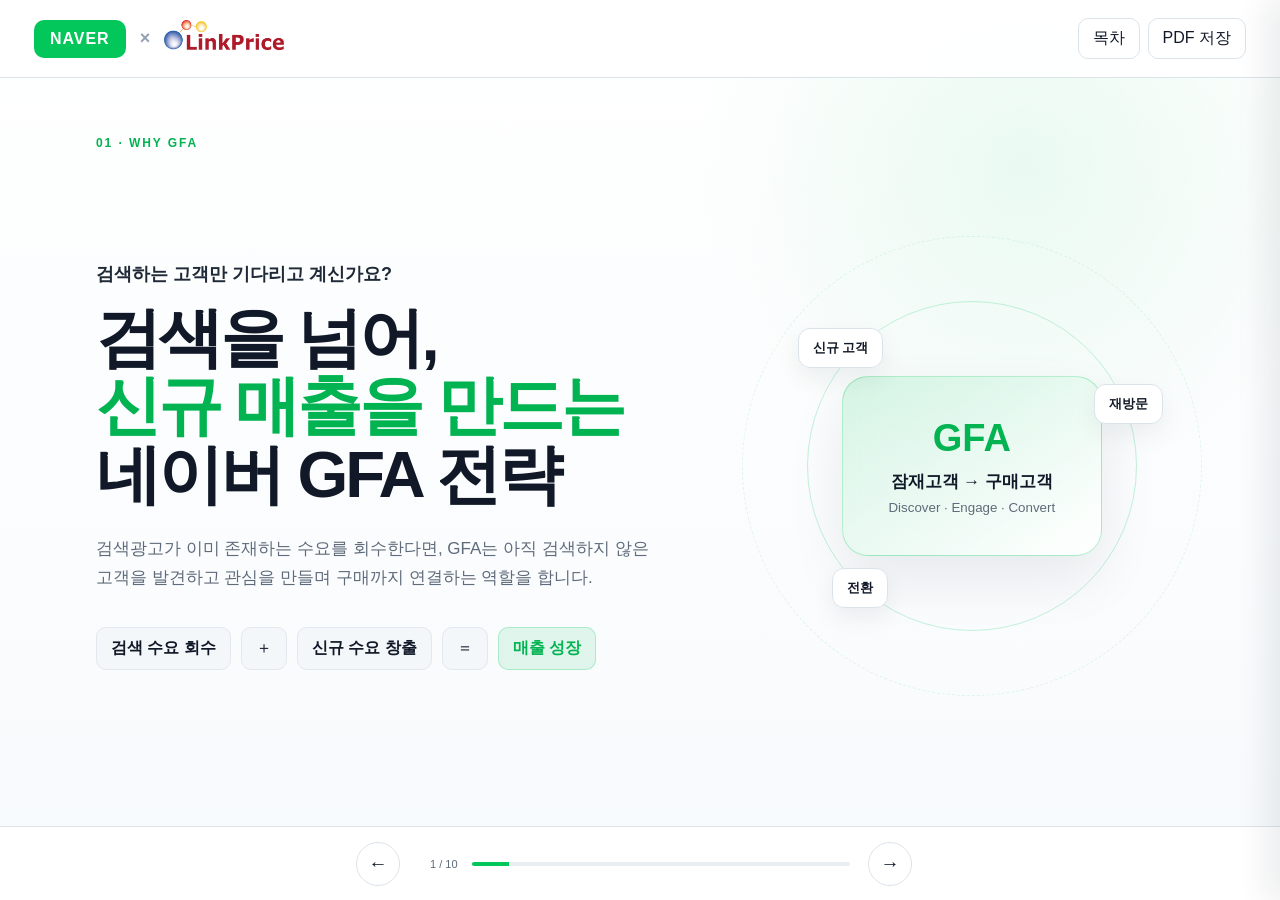
<file: index.html>
<!doctype html>
<html lang="ko">
<head>
  <meta charset="utf-8" />
  <meta name="viewport" content="width=device-width,initial-scale=1" />
  <meta name="theme-color" content="#ffffff" />
  <title>검색을 넘어, 신규 매출을 만드는 네이버 GFA 전략</title>
  <meta name="description" content="노출에서 구매까지, 네이버 GFA를 활용한 매출 성장 전략 제안서" />
  <link rel="stylesheet" href="styles.css" />
</head>
<body>
  <div class="app">
    <header class="topbar">
      <div class="brand brand-logos">
        <div class="naver-badge">NAVER</div>
        <div class="brand-x">×</div>
        <img class="lp-logo" src="linkprice-logo.png" alt="LinkPrice logo" />
      </div>
      <div class="top-actions">
        <button class="ghost-btn" id="tocBtn" aria-label="목차 열기">목차</button>
        <button class="ghost-btn" onclick="window.print()">PDF 저장</button>
      </div>
    </header>

    <main class="deck" id="deck">

      <section class="slide hero" data-title="왜 지금 GFA인가?">
        <div class="eyebrow">01 · WHY GFA</div>
        <div class="hero-grid">
          <div>
            <p class="kicker">검색하는 고객만 기다리고 계신가요?</p>
            <h1>검색을 넘어,<br><span>신규 매출을 만드는</span><br>네이버 GFA 전략</h1>
            <p class="lead">
              검색광고가 이미 존재하는 수요를 회수한다면,
              GFA는 아직 검색하지 않은 고객을 발견하고 관심을 만들며
              구매까지 연결하는 역할을 합니다.
            </p>
            <div class="formula">
              <strong>검색 수요 회수</strong>
              <span>＋</span>
              <strong>신규 수요 창출</strong>
              <span>＝</span>
              <strong class="accent">매출 성장</strong>
            </div>
          </div>
          <div class="hero-visual">
            <div class="orbit orbit-1"></div>
            <div class="orbit orbit-2"></div>
            <div class="core-card">
              <span>GFA</span>
              <strong>잠재고객 → 구매고객</strong>
              <small>Discover · Engage · Convert</small>
            </div>
            <div class="float-card fc1">신규 고객</div>
            <div class="float-card fc2">재방문</div>
            <div class="float-card fc3">전환</div>
          </div>
        </div>
      </section>

      <section class="slide" data-title="검색 고객만으로는 부족합니다">
        <div class="eyebrow">02 · CUSTOMER JOURNEY</div>
        <h2>매출은 ‘검색하는 고객’만으로<br>만들어지지 않습니다</h2>
        <p class="subhead">고객의 구매 여정은 검색 이전부터 시작됩니다.</p>

        <div class="journey">
          <div class="journey-step"><span>01</span><strong>잠재고객</strong><small>아직 브랜드를 모름</small></div>
          <div class="arrow">→</div>
          <div class="journey-step"><span>02</span><strong>인지</strong><small>상품을 처음 발견</small></div>
          <div class="arrow">→</div>
          <div class="journey-step"><span>03</span><strong>관심</strong><small>상품/혜택 탐색</small></div>
          <div class="arrow">→</div>
          <div class="journey-step"><span>04</span><strong>방문</strong><small>사이트 유입</small></div>
          <div class="arrow">→</div>
          <div class="journey-step"><span>05</span><strong>구매</strong><small>전환 발생</small></div>
        </div>

        <div class="compare-grid">
          <article class="compare-card">
            <span class="tag">SA</span>
            <h3>존재하는 수요를 회수</h3>
            <p>이미 검색하고 비교하는 고객을 빠르게 구매로 연결</p>
          </article>
          <article class="compare-card active">
            <span class="tag">GFA</span>
            <h3>새로운 수요를 만들고 키움</h3>
            <p>검색 이전 단계의 고객에게 먼저 도달해 관심과 재방문을 생성</p>
          </article>
        </div>
      </section>

      <section class="slide" data-title="GFA가 매출을 만드는 구조">
        <div class="eyebrow">03 · SALES ENGINE</div>
        <h2>GFA가 매출을 만드는 구조</h2>
        <p class="subhead">노출 자체가 목적이 아니라, 구매 가능 고객을 축적하고 전환시키는 구조입니다.</p>

        <div class="engine">
          <div class="engine-node"><b>1</b><strong>신규 고객 확보</strong><small>브랜드·상품 미인지 고객 노출</small></div>
          <div class="engine-line"></div>
          <div class="engine-node"><b>2</b><strong>사이트 유입</strong><small>상품·가격·혜택 인지</small></div>
          <div class="engine-line"></div>
          <div class="engine-node"><b>3</b><strong>행동 데이터 축적</strong><small>방문·조회·장바구니</small></div>
          <div class="engine-line"></div>
          <div class="engine-node"><b>4</b><strong>재공략</strong><small>구매 가능 고객 집중</small></div>
          <div class="engine-line"></div>
          <div class="engine-node highlight"><b>5</b><strong>구매전환</strong><small>매출·ROAS 확보</small></div>
        </div>

        <div class="quote">
          “노출을 사는 광고”가 아니라 <strong>“구매 가능 고객을 계속 쌓아가는 광고”</strong>
        </div>
      </section>

      <section class="slide" data-title="신규 고객을 찾는 방법">
        <div class="eyebrow">04 · NEW CUSTOMER</div>
        <h2>아직 우리 브랜드를 모르는 고객,<br>어떻게 찾을 것인가?</h2>

        <div class="cards four">
          <article class="info-card">
            <div class="icon">◎</div>
            <h3>관심 기반</h3>
            <p>관심 카테고리와 콘텐츠 소비 성향을 바탕으로 잠재고객 탐색</p>
          </article>
          <article class="info-card">
            <div class="icon">↗</div>
            <h3>구매의도 기반</h3>
            <p>구매 가능성이 높은 행동 신호를 활용해 타겟 정교화</p>
          </article>
          <article class="info-card">
            <div class="icon">◫</div>
            <h3>데모그래픽</h3>
            <p>연령·성별 등 핵심 고객 조건을 기준으로 기본 타겟 구조 설계</p>
          </article>
          <article class="info-card">
            <div class="icon">AI</div>
            <h3>확장 탐색</h3>
            <p>성과 데이터를 기반으로 전환 가능성이 높은 신규 고객군 확장</p>
          </article>
        </div>

        <div class="bottom-message">
          <span>목표</span>
          <strong>“아무에게나 노출”이 아니라 “살 가능성이 있는 신규 고객”을 확보합니다.</strong>
        </div>
      </section>

      <section class="slide" data-title="구매 가능 고객을 다시 잡는 방법">
        <div class="eyebrow">05 · RETARGETING</div>
        <h2>이미 관심을 보인 고객은<br>다시 잡아야 합니다</h2>
        <p class="subhead">같은 방문자라도 구매에 가까운 정도는 다릅니다.</p>

        <div class="funnel">
          <div class="funnel-row wide">
            <span>사이트 방문</span><b>관심 신호 발생</b>
          </div>
          <div class="funnel-row mid">
            <span>상품 상세 조회</span><b>제품 관심 확인</b>
          </div>
          <div class="funnel-row narrow">
            <span>장바구니 / 구매 직전 행동</span><b>전환 가능성↑</b>
          </div>
          <div class="funnel-row goal">
            <span>재공략</span><b>구매 전환</b>
          </div>
        </div>

        <div class="insight-box">
          <strong>핵심</strong>
          <p>신규 유입만 늘리는 것이 아니라, 이미 관심을 보인 고객의 전환 가능성을 끝까지 회수하는 구조가 필요합니다.</p>
        </div>
      </section>

      <section class="slide" data-title="매출을 만드는 소재">
        <div class="eyebrow">06 · CREATIVE</div>
        <h2>매출을 만드는 소재는<br>따로 있습니다</h2>
        <p class="subhead">예쁜 디자인보다 중요한 것은 ‘지금 클릭하고 구매할 이유’입니다.</p>

        <div class="creative-grid">
          <article class="creative-card">
            <span>혜택형</span>
            <strong>오늘까지만<br>최대 30%</strong>
            <small>가격·프로모션을 즉시 인지</small>
          </article>
          <article class="creative-card">
            <span>문제해결형</span>
            <strong>아직도 ○○ 때문에<br>고민하세요?</strong>
            <small>고객의 Pain Point를 직접 자극</small>
          </article>
          <article class="creative-card">
            <span>USP형</span>
            <strong>왜 이 제품이어야<br>하는가?</strong>
            <small>차별점·인증·기능 강조</small>
          </article>
          <article class="creative-card">
            <span>검증형</span>
            <strong>평점 4.9<br>리뷰 5,000+</strong>
            <small>후기·신뢰·구매 확신 강화</small>
          </article>
        </div>

        <div class="test-flow">
          <b>소재 테스트</b><span>→</span><b>CTR 확인</b><span>→</span><b>전환 확인</b><span>→</span><b class="accent">우수 소재 집중</b>
        </div>
      </section>

      <section class="slide" data-title="광고비를 효율적으로 쓰는 구조">
        <div class="eyebrow">07 · BUDGET</div>
        <h2>광고비는 역할에 따라<br>나눠 써야 합니다</h2>

        <div class="budget-wrap">
          <div class="donut">
            <svg viewBox="0 0 42 42" class="donut-svg">
              <circle class="donut-hole" cx="21" cy="21" r="15.9155"></circle>
              <circle class="donut-ring" cx="21" cy="21" r="15.9155"></circle>
              <circle class="donut-seg seg1" cx="21" cy="21" r="15.9155" stroke-dasharray="50 50" stroke-dashoffset="25"></circle>
              <circle class="donut-seg seg2" cx="21" cy="21" r="15.9155" stroke-dasharray="30 70" stroke-dashoffset="75"></circle>
              <circle class="donut-seg seg3" cx="21" cy="21" r="15.9155" stroke-dasharray="20 80" stroke-dashoffset="45"></circle>
            </svg>
            <div class="donut-center"><small>예시</small><strong>100%</strong></div>
          </div>

          <div class="budget-list">
            <div><i class="dot d1"></i><strong>50%</strong><span>신규 고객 발굴</span><small>도달 확대·잠재수요 확보</small></div>
            <div><i class="dot d2"></i><strong>30%</strong><span>전환 가능 고객 확대</span><small>우수 타겟·소재 집중</small></div>
            <div><i class="dot d3"></i><strong>20%</strong><span>리타겟팅</span><small>관심 고객 구매 회수</small></div>
          </div>
        </div>

        <div class="note">
          ※ 비율은 예시이며 업종·상품·전환 데이터에 따라 조정합니다.
        </div>
      </section>

      <section class="slide" data-title="CTR이 아니라 매출을 봅니다">
        <div class="eyebrow">08 · KPI</div>
        <h2>CTR이 아니라<br><span>‘매출’을 봅니다</span></h2>

        <div class="metric-flow">
          <div><small>노출 효율</small><strong>CPM</strong></div>
          <span>→</span>
          <div><small>반응 효율</small><strong>CTR / CPC</strong></div>
          <span>→</span>
          <div><small>전환 효율</small><strong>CVR</strong></div>
          <span>→</span>
          <div><small>획득 비용</small><strong>CPA</strong></div>
          <span>→</span>
          <div class="metric-goal"><small>사업 성과</small><strong>ROAS / 매출</strong></div>
        </div>

        <div class="big-statement">
          <span>높은 클릭률</span>
          <b>≠</b>
          <span>높은 매출</span>
        </div>

        <p class="center-copy">
          광고가 많이 클릭됐는지가 아니라<br>
          <strong>얼마를 사용해서 얼마를 만들었는지</strong>를 기준으로 운영합니다.
        </p>
      </section>

      <section class="slide" data-title="성과가 나오면 이렇게 확장">
        <div class="eyebrow">09 · SCALE UP</div>
        <h2>잘 되는 광고는<br>이렇게 확장합니다</h2>

        <div class="scale-path">
          <div><b>01</b><strong>소재 테스트</strong><small>메시지·비주얼 검증</small></div>
          <span>→</span>
          <div><b>02</b><strong>우수 소재 선정</strong><small>반응·전환 기준 선별</small></div>
          <span>→</span>
          <div><b>03</b><strong>전환 타겟 확대</strong><small>유사 고객군 확장</small></div>
          <span>→</span>
          <div><b>04</b><strong>우수 상품 집중</strong><small>매출 상품 중심 운영</small></div>
          <span>→</span>
          <div class="scale-goal"><b>05</b><strong>예산 확대</strong><small>ROAS 기반 Scale-up</small></div>
        </div>

        <div class="quote large">
          <strong>성과 검증 없이 광고비부터 늘리지 않습니다.</strong>
        </div>
      </section>

      <section class="slide" data-title="3개월 운영 로드맵">
        <div class="eyebrow">10 · ROADMAP</div>
        <h2>GFA 3개월 운영 로드맵</h2>
        <p class="subhead">테스트 → 최적화 → 확장의 순서로 매출 구조를 만듭니다.</p>

        <div class="roadmap">
          <article>
            <span>1개월차</span>
            <h3>FIND</h3>
            <ul>
              <li>타겟 테스트</li>
              <li>소재 테스트</li>
              <li>상품별 전환 데이터 확보</li>
            </ul>
          </article>
          <div class="road-arrow">→</div>
          <article>
            <span>2개월차</span>
            <h3>OPTIMIZE</h3>
            <ul>
              <li>저효율 영역 제거</li>
              <li>우수 타겟 집중</li>
              <li>전환 소재 고도화</li>
            </ul>
          </article>
          <div class="road-arrow">→</div>
          <article class="road-active">
            <span>3개월차</span>
            <h3>SCALE</h3>
            <ul>
              <li>전환 캠페인 확대</li>
              <li>신규 고객군 확장</li>
              <li>광고비 증액 검토</li>
            </ul>
          </article>
        </div>

        <div class="final-message">
          광고를 많이 노출하는 것이 아니라,<br>
          <strong>매출이 발생하는 구조를 찾고 확대합니다.</strong>
        </div>
      </section>

    </main>

    <nav class="bottom-nav">
      <button id="prevBtn" aria-label="이전 페이지">←</button>
      <div class="progress-wrap">
        <div class="progress-label"><span id="currentPage">1</span> / <span id="totalPage">10</span></div>
        <div class="progress"><div id="progressBar"></div></div>
      </div>
      <button id="nextBtn" aria-label="다음 페이지">→</button>
    </nav>

    <aside class="toc" id="toc" aria-hidden="true">
      <div class="toc-head">
        <div><strong>CONTENTS</strong><small>네이버 GFA 매출 성장 전략</small></div>
        <button id="tocClose">×</button>
      </div>
      <ol id="tocList"></ol>
    </aside>
    <div class="backdrop" id="backdrop"></div>
  </div>

  <script src="script.js"></script>
</body>
</html>
</file>
<file: styles.css>
*{box-sizing:border-box}
:root{
  --bg:#ffffff;
  --panel:#ffffff;
  --panel2:#f6f8fb;
  --text:#111827;
  --muted:#5f6b7a;
  --line:#dbe3ea;
  --green:#03c75a;
  --green2:#02b351;
  --white:#ffffff;
  --soft:#eef3f7;
}
html{scroll-behavior:smooth}
body{
  margin:0;
  font-family:Pretendard,-apple-system,BlinkMacSystemFont,"Segoe UI","Noto Sans KR","Apple SD Gothic Neo",Arial,sans-serif;
  background:var(--bg);color:var(--text);overflow:hidden
}
button{font:inherit}
.app{height:100vh;display:flex;flex-direction:column;background:
  radial-gradient(circle at 80% 18%,rgba(3,199,90,.08),transparent 26%),
  linear-gradient(180deg,#ffffff 0%,#f7fafc 100%)}
.topbar{
  height:78px;display:flex;align-items:center;justify-content:space-between;
  padding:0 34px;border-bottom:1px solid var(--line);flex:0 0 auto;z-index:20;
  background:rgba(255,255,255,.92);backdrop-filter:blur(14px)
}
.brand{display:flex;align-items:center;gap:12px}
.brand-logos{gap:14px}
.naver-badge{display:inline-grid;place-items:center;height:38px;padding:0 16px;border-radius:10px;background:var(--green);color:#ffffff;font-weight:900;letter-spacing:.06em}
.brand-x{font-size:18px;font-weight:800;color:#93a1b2}
.lp-logo{height:38px;width:auto;display:block}
.top-actions{display:flex;gap:8px}
.ghost-btn{
  border:1px solid var(--line);background:#fff;color:var(--text);
  border-radius:10px;padding:9px 14px;cursor:pointer
}
.ghost-btn:hover{border-color:rgba(3,199,90,.55);background:rgba(3,199,90,.06)}

.deck{flex:1;position:relative;overflow:hidden}
.slide{
  position:absolute;inset:0;padding:58px 7.5vw 90px;
  opacity:0;transform:translateX(30px);pointer-events:none;
  transition:.38s ease;overflow:auto
}
.slide.active{opacity:1;transform:translateX(0);pointer-events:auto}
.eyebrow{font-size:12px;letter-spacing:.16em;color:var(--green2);font-weight:800;margin-bottom:16px}
h1,h2,h3,p{margin-top:0}
h1{font-size:clamp(42px,5.1vw,76px);line-height:1.05;letter-spacing:-.045em;margin-bottom:26px}
h1 span,h2 span{color:var(--green2)}
h2{font-size:clamp(34px,4vw,58px);line-height:1.12;letter-spacing:-.035em;margin-bottom:15px}
.subhead,.lead{color:var(--muted);font-size:17px;line-height:1.7}
.lead{max-width:700px}
.hero-grid{display:grid;grid-template-columns:1.15fr .85fr;gap:7vw;align-items:center;height:100%}
.kicker{font-size:18px;font-weight:700;color:#1f2937;margin-bottom:18px}
.formula{display:flex;align-items:center;gap:10px;flex-wrap:wrap;margin-top:34px}
.formula strong,.formula span{padding:10px 14px;border-radius:10px;background:#f3f7fa;border:1px solid #e2e8ef}
.formula .accent{background:rgba(3,199,90,.10);color:var(--green2);border-color:rgba(3,199,90,.24)}
.hero-visual{position:relative;min-height:430px;display:grid;place-items:center}
.orbit{position:absolute;border:1px solid rgba(3,199,90,.22);border-radius:50%}
.orbit-1{width:330px;height:330px}
.orbit-2{width:460px;height:460px;border-style:dashed;opacity:.55}
.core-card{width:260px;height:180px;border-radius:26px;display:flex;flex-direction:column;align-items:center;justify-content:center;
 background:linear-gradient(145deg,rgba(3,199,90,.15),rgba(255,255,255,.98));border:1px solid rgba(3,199,90,.28);
 box-shadow:0 24px 55px rgba(17,24,39,.08);backdrop-filter:blur(12px)}
.core-card span{font-size:38px;font-weight:900;color:var(--green2)}
.core-card strong{font-size:17px;margin-top:10px}
.core-card small{color:var(--muted);margin-top:7px}
.float-card{position:absolute;padding:10px 14px;border-radius:12px;background:#ffffff;border:1px solid var(--line);font-size:13px;font-weight:700;box-shadow:0 10px 24px rgba(17,24,39,.06)}
.fc1{top:18%;left:9%}.fc2{right:5%;top:31%}.fc3{bottom:17%;left:17%}

.journey{display:flex;align-items:center;justify-content:space-between;margin:54px 0 42px;gap:12px}
.journey-step{flex:1;min-height:132px;padding:20px;border-radius:18px;border:1px solid var(--line);background:#ffffff;box-shadow:0 10px 24px rgba(17,24,39,.04)}
.journey-step span{font-size:11px;color:var(--green2);font-weight:800}
.journey-step strong{display:block;font-size:20px;margin:12px 0 5px}
.journey-step small{color:var(--muted)}
.arrow{color:#93a1b2;font-size:26px}
.compare-grid{display:grid;grid-template-columns:1fr 1fr;gap:18px}
.compare-card{padding:26px;border:1px solid var(--line);border-radius:18px;background:#ffffff;box-shadow:0 10px 24px rgba(17,24,39,.04)}
.compare-card.active{border-color:rgba(3,199,90,.35);background:rgba(3,199,90,.04)}
.tag{display:inline-block;font-weight:900;color:var(--green2);margin-bottom:12px}
.compare-card h3{font-size:22px;margin-bottom:9px}.compare-card p{color:var(--muted);margin:0;line-height:1.6}

.engine{display:flex;align-items:center;margin-top:55px}
.engine-node{flex:1;padding:22px;border:1px solid var(--line);border-radius:16px;background:#ffffff;min-height:150px;box-shadow:0 10px 24px rgba(17,24,39,.04)}
.engine-node b{display:grid;place-items:center;width:30px;height:30px;border-radius:50%;background:#edf2f7;font-size:12px}
.engine-node strong{display:block;font-size:17px;margin:16px 0 8px}.engine-node small{color:var(--muted);line-height:1.45}
.engine-node.highlight{border-color:rgba(3,199,90,.45);background:rgba(3,199,90,.06)}
.engine-node.highlight b{background:var(--green);color:#ffffff}
.engine-line{height:1px;width:34px;background:#cad5df}
.quote{margin-top:48px;padding:22px 26px;border-left:3px solid var(--green);background:#f8fbfa;border-radius:0 14px 14px 0;color:#334155}
.quote.large{text-align:center;border-left:0;border-top:1px solid rgba(3,199,90,.35);font-size:22px}

.cards.four{display:grid;grid-template-columns:repeat(4,1fr);gap:16px;margin-top:48px}
.info-card{padding:28px 24px;min-height:230px;border:1px solid var(--line);border-radius:18px;background:#ffffff;box-shadow:0 10px 24px rgba(17,24,39,.04)}
.icon{width:44px;height:44px;display:grid;place-items:center;border-radius:12px;background:rgba(3,199,90,.10);color:var(--green2);font-weight:900;margin-bottom:25px}
.info-card h3{font-size:21px}.info-card p{color:var(--muted);line-height:1.65;font-size:14px}
.bottom-message{display:flex;gap:15px;align-items:center;margin-top:32px;padding:18px 22px;border-radius:14px;background:rgba(3,199,90,.06);border:1px solid rgba(3,199,90,.18)}
.bottom-message span{font-size:12px;color:var(--green2);font-weight:900}.bottom-message strong{font-size:16px}

.funnel{margin-top:42px;display:flex;flex-direction:column;gap:10px;align-items:center}
.funnel-row{height:70px;border-radius:14px;display:flex;align-items:center;justify-content:space-between;padding:0 24px;
 background:#ffffff;border:1px solid var(--line);box-shadow:0 10px 24px rgba(17,24,39,.04)}
.funnel-row span{font-weight:800}.funnel-row b{font-size:13px;color:var(--muted)}
.funnel-row.wide{width:100%}.funnel-row.mid{width:82%}.funnel-row.narrow{width:64%}.funnel-row.goal{width:46%;background:rgba(3,199,90,.08);border-color:rgba(3,199,90,.38)}
.funnel-row.goal b{color:var(--green2)}
.insight-box{display:grid;grid-template-columns:100px 1fr;align-items:center;gap:16px;margin-top:34px;padding:22px;border:1px solid var(--line);border-radius:16px;background:#ffffff;box-shadow:0 10px 24px rgba(17,24,39,.04)}
.insight-box strong{color:var(--green2)}.insight-box p{margin:0;color:var(--muted);line-height:1.6}

.creative-grid{display:grid;grid-template-columns:repeat(4,1fr);gap:16px;margin-top:38px}
.creative-card{min-height:255px;padding:24px;border-radius:18px;border:1px solid var(--line);background:linear-gradient(160deg,#ffffff,#f7fafc);display:flex;flex-direction:column;box-shadow:0 10px 24px rgba(17,24,39,.04)}
.creative-card span{font-size:12px;color:var(--green2);font-weight:900;margin-bottom:auto}
.creative-card strong{font-size:22px;line-height:1.4;margin-bottom:14px}
.creative-card small{color:var(--muted);line-height:1.5}
.test-flow{display:flex;justify-content:center;align-items:center;gap:14px;margin-top:36px;flex-wrap:wrap}
.test-flow b{padding:9px 12px;border-radius:10px;background:#f3f7fa;border:1px solid #e2e8ef}.test-flow .accent{color:var(--green2)}

.budget-wrap{display:grid;grid-template-columns:.75fr 1.25fr;align-items:center;gap:60px;margin-top:34px}
.donut{position:relative;max-width:360px;margin:auto}.donut-svg{width:100%;height:auto;transform:rotate(-90deg)}
.donut-hole{fill:#ffffff}.donut-ring{fill:transparent;stroke:#edf2f7;stroke-width:5}
.donut-seg{fill:transparent;stroke-width:5}
.seg1{stroke:#03c75a}.seg2{stroke:#57e391}.seg3{stroke:#a7f2c8}
.donut-center{position:absolute;inset:0;display:grid;place-content:center;text-align:center}
.donut-center small{color:var(--muted)}.donut-center strong{font-size:32px}
.budget-list{display:grid;gap:14px}
.budget-list>div{display:grid;grid-template-columns:16px 70px 1fr 1.25fr;align-items:center;gap:12px;padding:18px;border-radius:14px;background:#ffffff;border:1px solid var(--line);box-shadow:0 10px 24px rgba(17,24,39,.04)}
.dot{width:10px;height:10px;border-radius:50%}.d1{background:#03c75a}.d2{background:#57e391}.d3{background:#a7f2c8}
.budget-list strong{font-size:19px}.budget-list span{font-weight:800}.budget-list small{color:var(--muted)}
.note{margin-top:24px;color:#7b8794;font-size:12px}

.metric-flow{display:flex;align-items:center;gap:10px;margin-top:48px}
.metric-flow>div{flex:1;padding:22px 16px;border:1px solid var(--line);border-radius:15px;background:#ffffff;text-align:center;box-shadow:0 10px 24px rgba(17,24,39,.04)}
.metric-flow small{display:block;color:var(--muted);margin-bottom:8px}.metric-flow strong{font-size:18px}
.metric-flow .metric-goal{border-color:rgba(3,199,90,.45);background:rgba(3,199,90,.06)}
.metric-flow .metric-goal strong{color:var(--green2)}
.big-statement{display:flex;align-items:center;justify-content:center;gap:30px;margin:50px 0 26px;font-size:34px;font-weight:900}
.big-statement b{color:var(--green2);font-size:42px}
.center-copy{text-align:center;color:var(--muted);font-size:18px;line-height:1.65}.center-copy strong{color:var(--text)}

.scale-path{display:grid;grid-template-columns:1fr auto 1fr auto 1fr auto 1fr auto 1fr;align-items:stretch;gap:10px;margin-top:54px}
.scale-path>div{padding:22px;border:1px solid var(--line);border-radius:16px;background:#ffffff;box-shadow:0 10px 24px rgba(17,24,39,.04)}
.scale-path b{display:block;color:var(--green2);font-size:12px}.scale-path strong{display:block;font-size:17px;margin:14px 0 8px}.scale-path small{color:var(--muted);line-height:1.5}
.scale-path>span{display:grid;place-items:center;color:#93a1b2;font-size:22px}
.scale-path .scale-goal{background:rgba(3,199,90,.06);border-color:rgba(3,199,90,.40)}

.roadmap{display:grid;grid-template-columns:1fr auto 1fr auto 1fr;gap:18px;align-items:stretch;margin-top:45px}
.roadmap article{padding:28px;border-radius:18px;border:1px solid var(--line);background:#ffffff;box-shadow:0 10px 24px rgba(17,24,39,.04)}
.roadmap article>span{font-size:12px;color:var(--muted);font-weight:800}.roadmap h3{font-size:28px;margin:12px 0 18px}
.roadmap ul{padding-left:18px;color:#334155;line-height:1.9;margin:0}
.road-active{border-color:rgba(3,199,90,.48)!important;background:rgba(3,199,90,.06)!important}
.road-active h3{color:var(--green2)}
.road-arrow{display:grid;place-items:center;color:#93a1b2;font-size:26px}
.final-message{margin-top:42px;text-align:center;font-size:22px;line-height:1.55;color:#334155}.final-message strong{color:var(--green2)}

.bottom-nav{
  height:74px;display:grid;grid-template-columns:56px minmax(180px,420px) 56px;justify-content:center;align-items:center;
  gap:18px;border-top:1px solid var(--line);background:rgba(255,255,255,.94);backdrop-filter:blur(12px);z-index:20
}
.bottom-nav button{width:44px;height:44px;border-radius:50%;border:1px solid var(--line);background:#ffffff;color:var(--text);cursor:pointer;font-size:19px}
.bottom-nav button:hover{border-color:rgba(3,199,90,.6);background:rgba(3,199,90,.06)}
.progress-wrap{display:flex;align-items:center;gap:14px}.progress-label{font-size:11px;color:var(--muted);white-space:nowrap}
.progress{height:4px;background:#e8eef3;border-radius:99px;overflow:hidden;flex:1}.progress>div{height:100%;width:10%;background:var(--green);transition:.3s}

.toc{position:fixed;top:0;right:-420px;width:min(420px,90vw);height:100vh;background:#ffffff;border-left:1px solid var(--line);z-index:60;padding:28px;transition:.3s ease;box-shadow:-14px 0 30px rgba(17,24,39,.08)}
.toc.open{right:0}.toc-head{display:flex;justify-content:space-between;align-items:flex-start;padding-bottom:22px;border-bottom:1px solid var(--line)}
.toc-head strong{display:block;font-size:18px;letter-spacing:.08em}.toc-head small{color:var(--muted);display:block;margin-top:6px;font-size:14px}
.toc-head button{border:0;background:transparent;color:var(--text);font-size:28px;cursor:pointer}
.toc ol{list-style:none;padding:14px 0 0;margin:0;max-height:calc(100vh - 110px);overflow:auto}
.toc li button{width:100%;display:grid;grid-template-columns:42px 1fr;text-align:left;gap:12px;padding:16px 10px;border:0;border-bottom:1px solid #eef2f6;background:transparent;color:var(--text);cursor:pointer;font-size:18px;font-weight:700;line-height:1.4}
.toc li button:hover,.toc li button.active{color:var(--green2);background:rgba(3,199,90,.05)}
.toc .num{color:#93a1b2;font-size:15px;font-weight:800;margin-top:3px}
.backdrop{position:fixed;inset:0;background:rgba(17,24,39,.22);z-index:50;opacity:0;pointer-events:none;transition:.3s}
.backdrop.show{opacity:1;pointer-events:auto}

@media(max-width:1000px){
  body{overflow:auto}.app{min-height:100vh;height:auto}.deck{overflow:visible}
  .slide{position:relative;display:none;min-height:calc(100vh - 152px);padding:42px 24px 92px}.slide.active{display:block}
  .hero-grid{grid-template-columns:1fr}.hero-visual{min-height:330px}.orbit-2{width:330px;height:330px}.orbit-1{width:250px;height:250px}
  .journey,.engine,.metric-flow{flex-wrap:wrap}.arrow,.engine-line{display:none}
  .journey-step{min-width:30%}.engine-node{min-width:30%}
  .cards.four,.creative-grid{grid-template-columns:1fr 1fr}
  .budget-wrap{grid-template-columns:1fr}.donut{max-width:250px}
  .scale-path{grid-template-columns:1fr 1fr}.scale-path>span{display:none}.scale-path>div:last-child{grid-column:1/-1}
  .roadmap{grid-template-columns:1fr}.road-arrow{transform:rotate(90deg)}
}
@media(max-width:620px){
  .topbar{padding:0 16px}.lp-logo{height:28px}.naver-badge{height:30px;padding:0 12px;font-size:13px}.top-actions .ghost-btn:last-child{display:none}
  .slide{padding:34px 18px 92px}.cards.four,.creative-grid,.compare-grid{grid-template-columns:1fr}
  .journey-step,.engine-node{min-width:46%}
  .budget-list>div{grid-template-columns:16px 62px 1fr}.budget-list small{grid-column:3}
  .metric-flow{display:grid;grid-template-columns:1fr 1fr}.metric-flow>span{display:none}.metric-flow .metric-goal{grid-column:1/-1}
  .big-statement{font-size:24px;gap:16px}.big-statement b{font-size:32px}
  .scale-path{grid-template-columns:1fr}.scale-path>div:last-child{grid-column:auto}
  .bottom-nav{grid-template-columns:50px 1fr 50px;padding:0 12px;gap:8px}
  .toc li button{font-size:16px}
}

@media print{
  body{overflow:visible;background:#fff}
  .topbar,.bottom-nav,.toc,.backdrop{display:none!important}
  .app,.deck{height:auto;background:#fff}
  .slide{position:relative!important;display:block!important;opacity:1!important;transform:none!important;pointer-events:auto!important;
    page-break-after:always;min-height:100vh;padding:36px;color:#0e1726;background:#fff;overflow:visible}
  .slide:last-child{page-break-after:auto}
  .eyebrow,h1 span,h2 span,.tag,.accent,.engine-node.highlight b,.road-active h3,.final-message strong,.bottom-message span{color:#03a94d!important}
  .subhead,.lead,.compare-card p,.engine-node small,.info-card p,.creative-card small,.budget-list small,.center-copy,.roadmap ul{color:#556274!important}
  .journey-step,.compare-card,.engine-node,.info-card,.creative-card,.insight-box,.budget-list>div,.metric-flow>div,.scale-path>div,.roadmap article{border-color:#dfe5ec;background:#f7f9fb}
  .formula strong,.formula span,.test-flow b{background:#f1f4f8}
}
</file>
